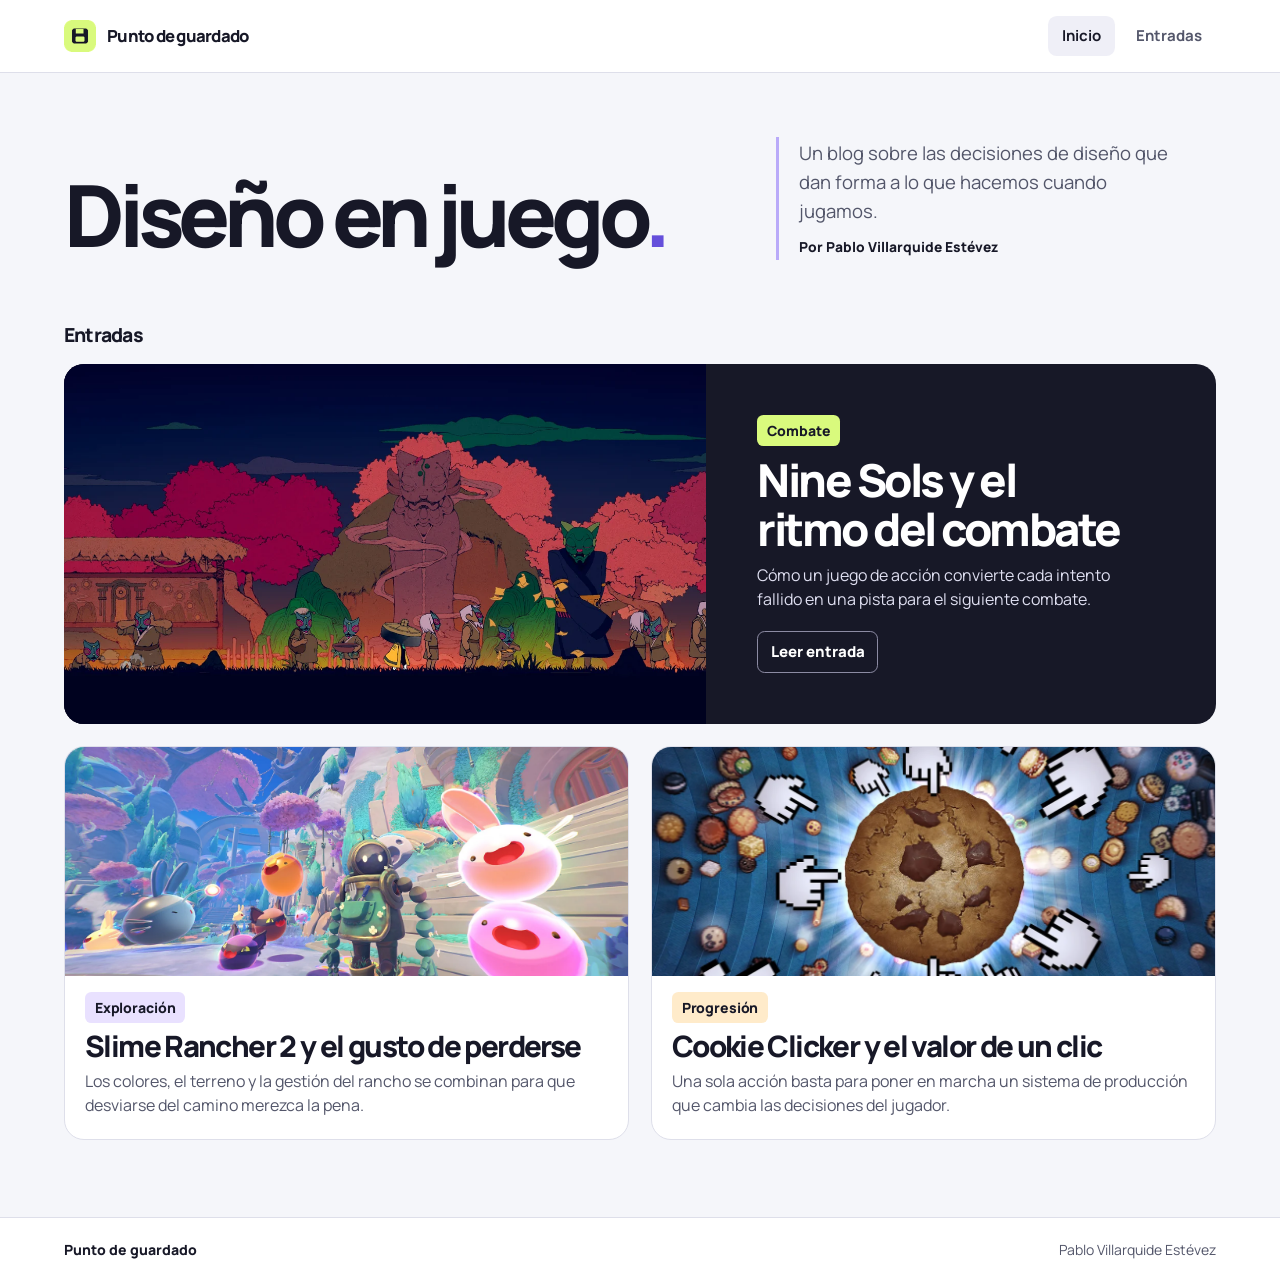
<file: index.html>
<!doctype html>
<html lang="es">
<head>
  <meta charset="utf-8">
  <meta name="viewport" content="width=device-width, initial-scale=1">
  <meta name="description" content="Un blog sobre el diseño de videojuegos, escrito por Pablo Villarquide Estévez.">
  <meta name="theme-color" content="#f5f6fa">
  <title>Punto de guardado</title>
  <link rel="icon" href="assets/guardado.png" type="image/png">
  <link rel="stylesheet" href="assets/styles.css">
</head>
<body>
  <a class="skip" href="#contenido">Saltar al contenido</a>
  <header class="site-head">
    <div class="wrap head-inner">
      <a class="brand" href="index.html">
        <img src="assets/guardado.png" alt="" width="32" height="32">
        <span>Punto de guardado</span>
      </a>
      <nav aria-label="Navegación principal">
        <a href="index.html" aria-current="page">Inicio</a>
        <a href="index.html#entradas">Entradas</a>
      </nav>
    </div>
  </header>
  
  <main id="contenido" class="wrap home" tabindex="-1">
    <section class="intro" aria-labelledby="home-title">
      <h1 id="home-title">Diseño en juego<span>.</span></h1>
      <div class="intro-text">
        <p>Un blog sobre las decisiones de diseño que dan forma a lo que hacemos cuando jugamos.</p>
        <p class="byline">Por Pablo Villarquide Estévez</p>
      </div>
    </section>
    <section id="entradas" class="entries" aria-labelledby="entries-title">
      <h2 id="entries-title" class="section-title">Entradas</h2>
      
      <article class="feature">
        <a href="nine-sols.html" aria-labelledby="title-nine-sols">
          <div class="feature-image"><img src="assets/nine-sols.webp" alt="Un personaje de Nine Sols ante un santuario rodeado de árboles rojos" fetchpriority="high" decoding="async"></div>
          <div class="feature-text">
            <span class="tag tag-nine-sols">Combate</span>
            <h3 id="title-nine-sols">Nine Sols y el ritmo del combate</h3>
            <p>Cómo un juego de acción convierte cada intento fallido en una pista para el siguiente combate.</p>
            <span class="read-link">Leer entrada</span>
          </div>
        </a>
      </article>
    
      <div class="card-grid">
      <article class="card">
        <a href="slime-rancher-2.html" aria-labelledby="title-slime-rancher-2">
          <div class="card-image"><img src="assets/slime-rancher-2.webp" alt="Beatrix LeBeau junto a varios slimes en un paisaje de rocas y plantas de colores" loading="lazy" decoding="async"></div>
          <div class="card-text">
            <span class="tag tag-slime-rancher-2">Exploración</span>
            <h3 id="title-slime-rancher-2">Slime Rancher 2 y el gusto de perderse</h3>
            <p>Los colores, el terreno y la gestión del rancho se combinan para que desviarse del camino merezca la pena.</p>
            
          </div>
        </a>
      </article>
    
      <article class="card">
        <a href="cookie-clicker.html" aria-labelledby="title-cookie-clicker">
          <div class="card-image"><img src="assets/cookie-clicker.webp" alt="Ilustración de una galleta grande rodeada de cursores y galletas pequeñas" loading="lazy" decoding="async"></div>
          <div class="card-text">
            <span class="tag tag-cookie-clicker">Progresión</span>
            <h3 id="title-cookie-clicker">Cookie Clicker y el valor de un clic</h3>
            <p>Una sola acción basta para poner en marcha un sistema de producción que cambia las decisiones del jugador.</p>
            
          </div>
        </a>
      </article>
    </div>
    </section>
  </main>
    
  <footer class="site-foot">
    <div class="wrap foot-inner">
      <span>Punto de guardado</span>
      <span>Pablo Villarquide Estévez</span>
    </div>
  </footer>
</body>
</html>
</file>
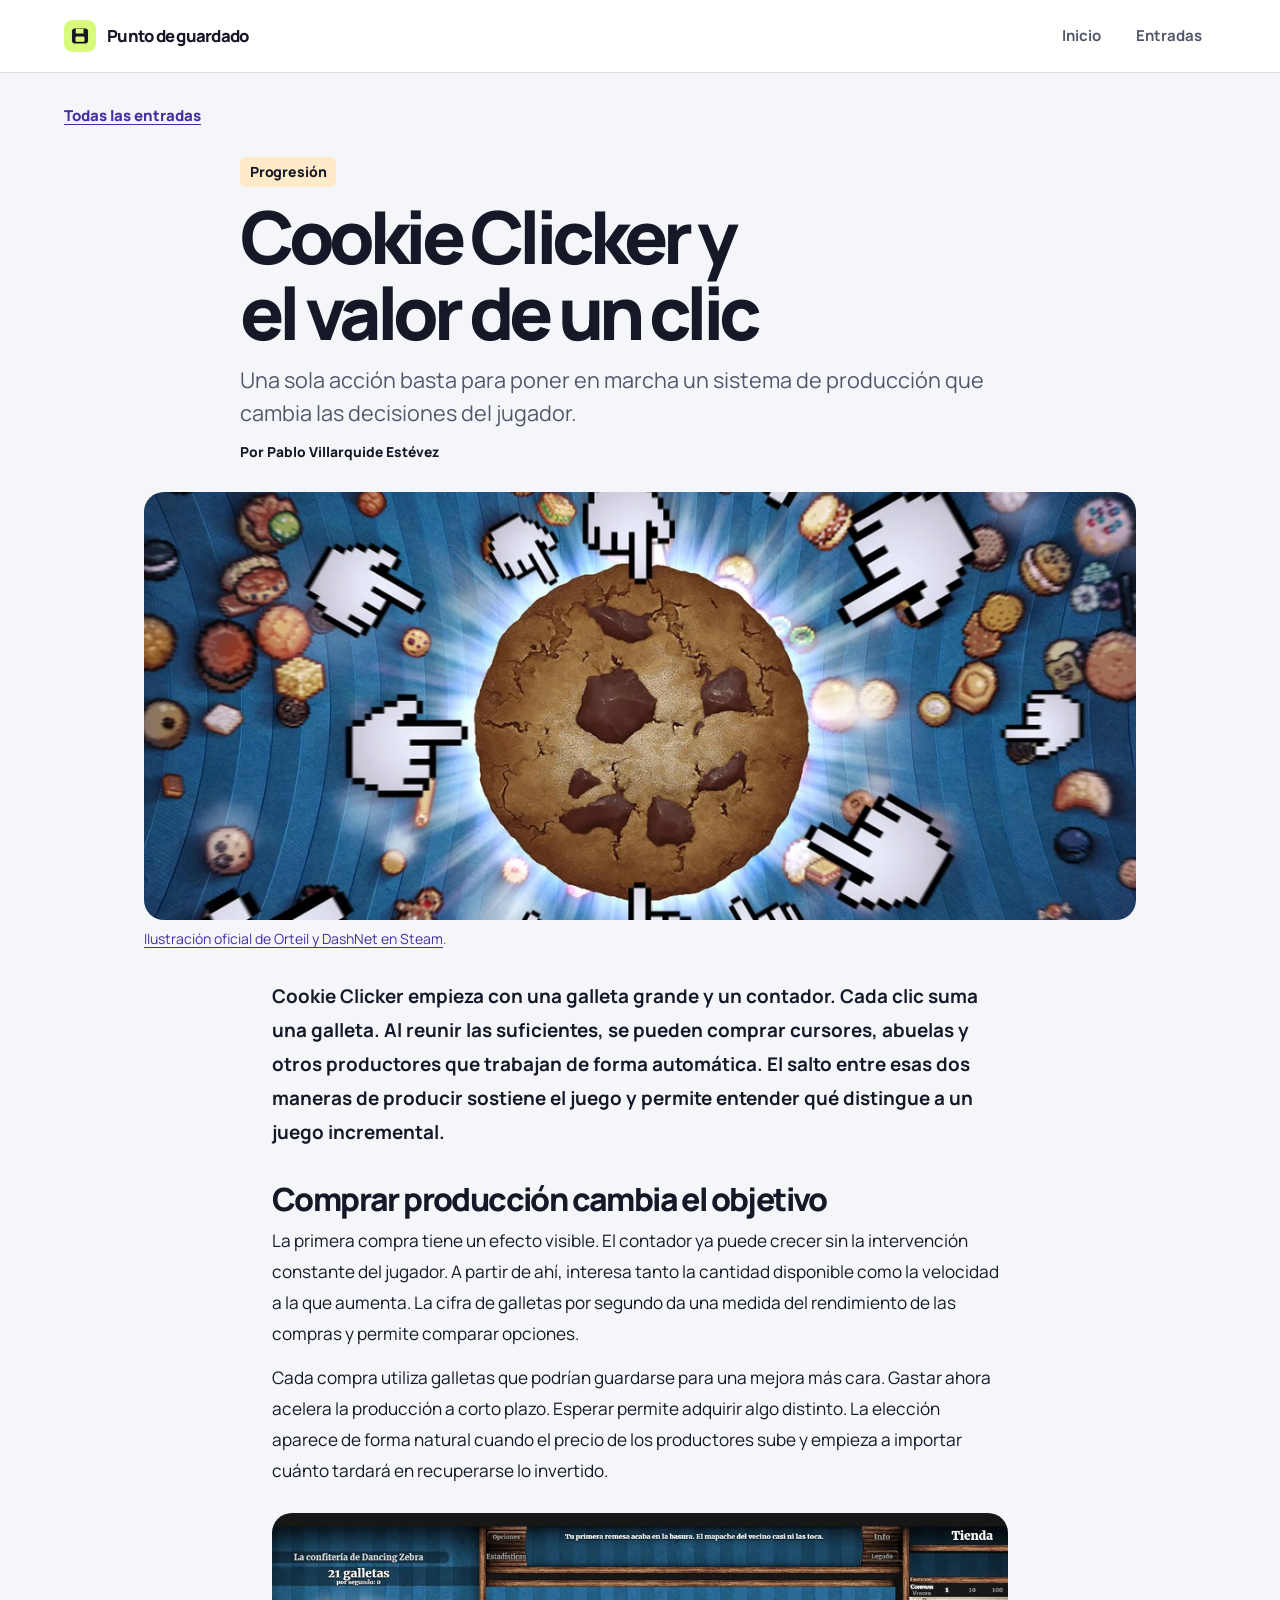
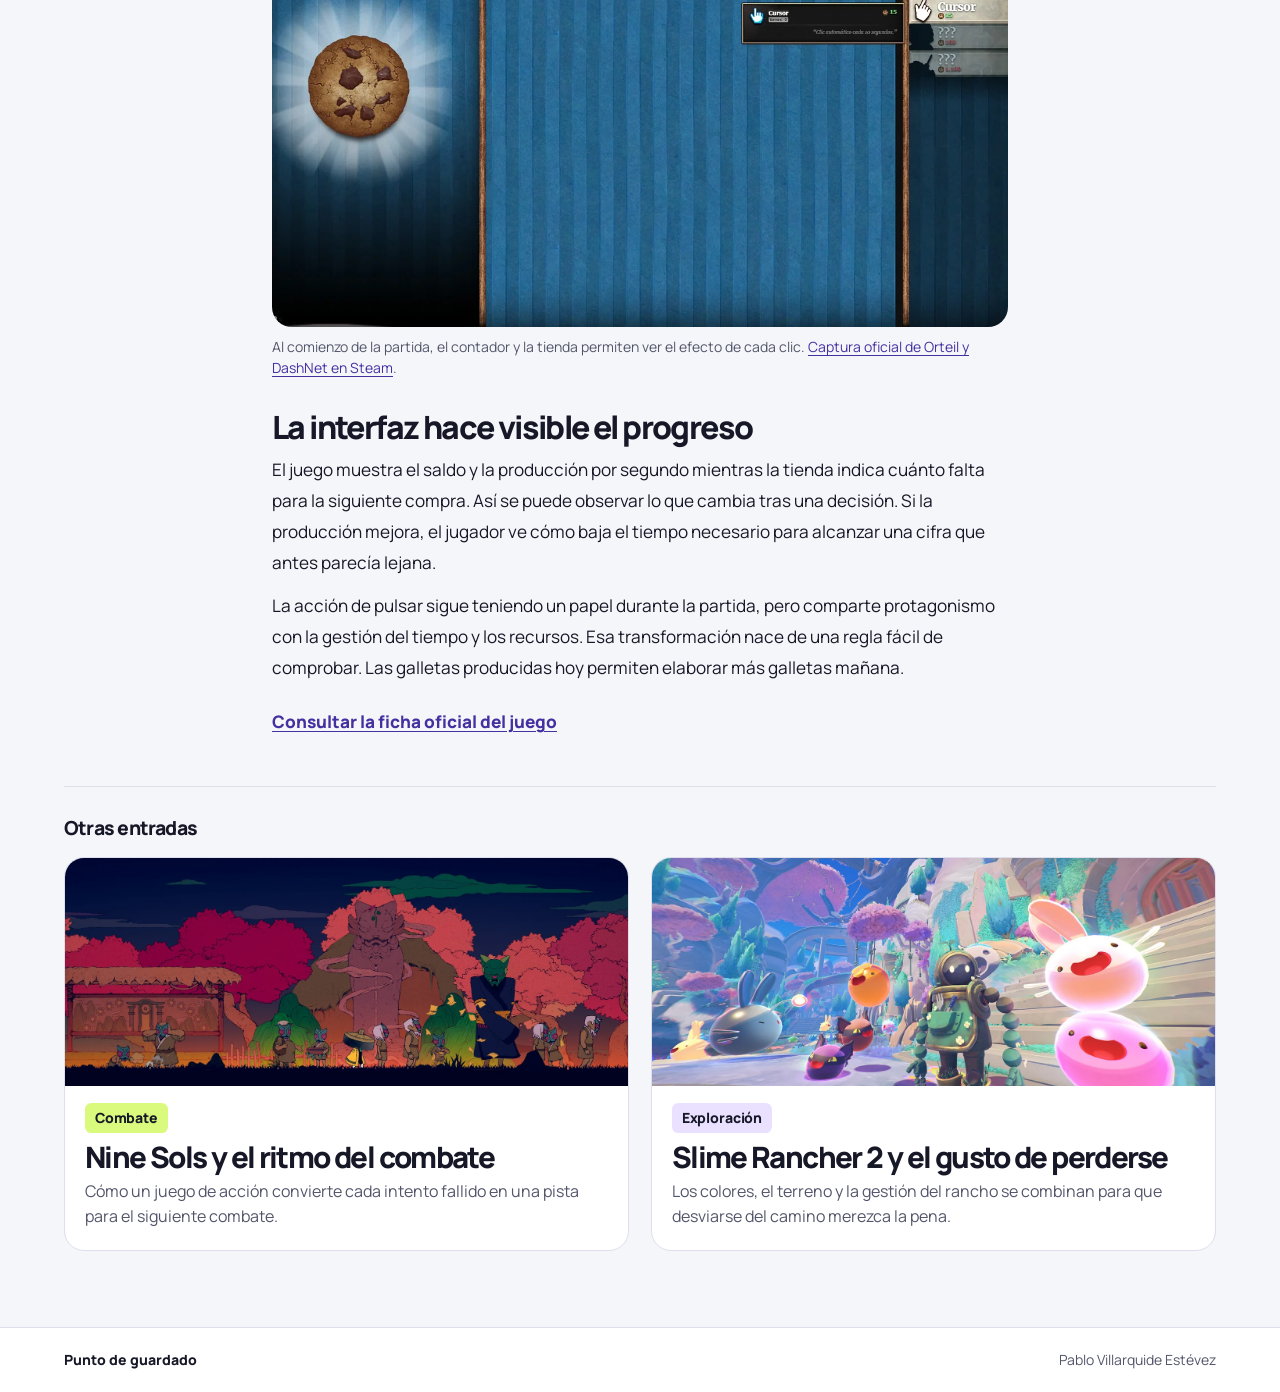
<file: cookie-clicker.html>
<!doctype html>
<html lang="es">
<head>
  <meta charset="utf-8">
  <meta name="viewport" content="width=device-width, initial-scale=1">
  <meta name="description" content="Una sola acción basta para poner en marcha un sistema de producción que cambia las decisiones del jugador.">
  <meta name="theme-color" content="#f5f6fa">
  <title>Cookie Clicker y el valor de un clic | Punto de guardado</title>
  <link rel="icon" href="assets/guardado.png" type="image/png">
  <link rel="stylesheet" href="assets/styles.css">
</head>
<body>
  <a class="skip" href="#contenido">Saltar al contenido</a>
  <header class="site-head">
    <div class="wrap head-inner">
      <a class="brand" href="index.html">
        <img src="assets/guardado.png" alt="" width="32" height="32">
        <span>Punto de guardado</span>
      </a>
      <nav aria-label="Navegación principal">
        <a href="index.html">Inicio</a>
        <a href="index.html#entradas">Entradas</a>
      </nav>
    </div>
  </header>
  
  <main id="contenido" class="wrap article-main" tabindex="-1">
    <div class="article-top">
      <a class="back-link" href="index.html#entradas">Todas las entradas</a>
    </div>
    <article class="story">
      <header class="story-head">
        <span class="tag tag-cookie-clicker">Progresión</span>
        <h1>Cookie Clicker y el valor de un clic</h1>
        <p class="story-summary">Una sola acción basta para poner en marcha un sistema de producción que cambia las decisiones del jugador.</p>
        <p class="byline">Por Pablo Villarquide Estévez</p>
      </header>
      <figure class="story-cover">
        <img src="assets/cookie-clicker.webp" alt="Ilustración de una galleta grande rodeada de cursores y galletas pequeñas" fetchpriority="high" decoding="async">
        <figcaption><a href="https://store.steampowered.com/app/1454400/Cookie_Clicker/?l=spanish">Ilustración oficial de Orteil y DashNet en Steam</a>.</figcaption>
      </figure>
      <div class="story-body">
        <p class="story-lead">Cookie Clicker empieza con una galleta grande y un contador. Cada clic suma una galleta. Al reunir las suficientes, se pueden comprar cursores, abuelas y otros productores que trabajan de forma automática. El salto entre esas dos maneras de producir sostiene el juego y permite entender qué distingue a un juego incremental.</p>
        <section><h2>Comprar producción cambia el objetivo</h2><p>La primera compra tiene un efecto visible. El contador ya puede crecer sin la intervención constante del jugador. A partir de ahí, interesa tanto la cantidad disponible como la velocidad a la que aumenta. La cifra de galletas por segundo da una medida del rendimiento de las compras y permite comparar opciones.</p><p>Cada compra utiliza galletas que podrían guardarse para una mejora más cara. Gastar ahora acelera la producción a corto plazo. Esperar permite adquirir algo distinto. La elección aparece de forma natural cuando el precio de los productores sube y empieza a importar cuánto tardará en recuperarse lo invertido.</p></section>
        <figure class="story-figure">
          <img src="assets/cookie-clicker-partida.webp" alt="Interfaz inicial con una galleta grande a la izquierda y la tienda a la derecha" loading="lazy" decoding="async">
          <figcaption>Al comienzo de la partida, el contador y la tienda permiten ver el efecto de cada clic. <a href="https://store.steampowered.com/app/1454400/Cookie_Clicker/?l=spanish">Captura oficial de Orteil y DashNet en Steam</a>.</figcaption>
        </figure>
        <section><h2>La interfaz hace visible el progreso</h2><p>El juego muestra el saldo y la producción por segundo mientras la tienda indica cuánto falta para la siguiente compra. Así se puede observar lo que cambia tras una decisión. Si la producción mejora, el jugador ve cómo baja el tiempo necesario para alcanzar una cifra que antes parecía lejana.</p><p>La acción de pulsar sigue teniendo un papel durante la partida, pero comparte protagonismo con la gestión del tiempo y los recursos. Esa transformación nace de una regla fácil de comprobar. Las galletas producidas hoy permiten elaborar más galletas mañana.</p></section>
        <p class="source"><a href="https://store.steampowered.com/app/1454400/Cookie_Clicker/?l=spanish">Consultar la ficha oficial del juego</a></p>
      </div>
    </article>
    <section class="related" aria-labelledby="related-title">
      <h2 id="related-title" class="section-title">Otras entradas</h2>
      <div class="card-grid">
      <article class="card">
        <a href="nine-sols.html" aria-labelledby="title-nine-sols">
          <div class="card-image"><img src="assets/nine-sols.webp" alt="Un personaje de Nine Sols ante un santuario rodeado de árboles rojos" loading="lazy" decoding="async"></div>
          <div class="card-text">
            <span class="tag tag-nine-sols">Combate</span>
            <h3 id="title-nine-sols">Nine Sols y el ritmo del combate</h3>
            <p>Cómo un juego de acción convierte cada intento fallido en una pista para el siguiente combate.</p>
            
          </div>
        </a>
      </article>
    
      <article class="card">
        <a href="slime-rancher-2.html" aria-labelledby="title-slime-rancher-2">
          <div class="card-image"><img src="assets/slime-rancher-2.webp" alt="Beatrix LeBeau junto a varios slimes en un paisaje de rocas y plantas de colores" loading="lazy" decoding="async"></div>
          <div class="card-text">
            <span class="tag tag-slime-rancher-2">Exploración</span>
            <h3 id="title-slime-rancher-2">Slime Rancher 2 y el gusto de perderse</h3>
            <p>Los colores, el terreno y la gestión del rancho se combinan para que desviarse del camino merezca la pena.</p>
            
          </div>
        </a>
      </article>
    </div>
    </section>
  </main>
    
  <footer class="site-foot">
    <div class="wrap foot-inner">
      <span>Punto de guardado</span>
      <span>Pablo Villarquide Estévez</span>
    </div>
  </footer>
</body>
</html>
</file>
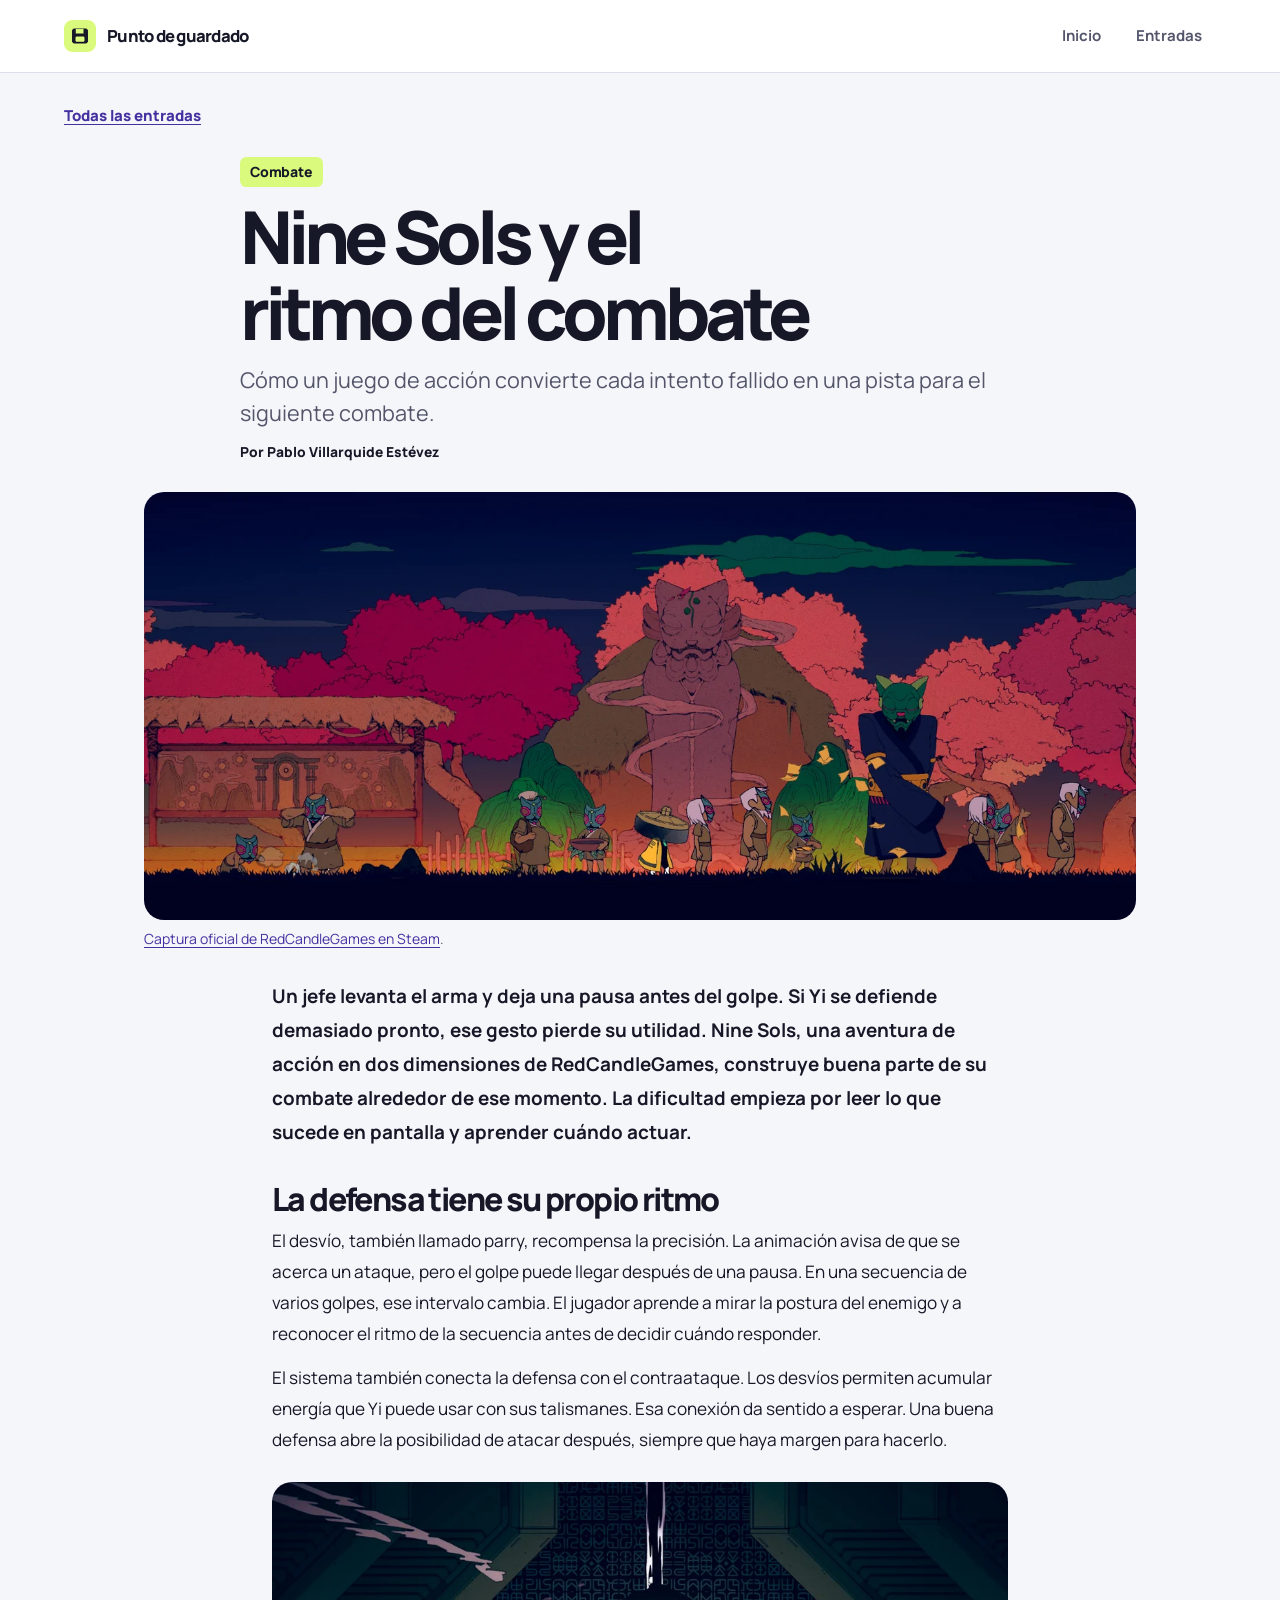
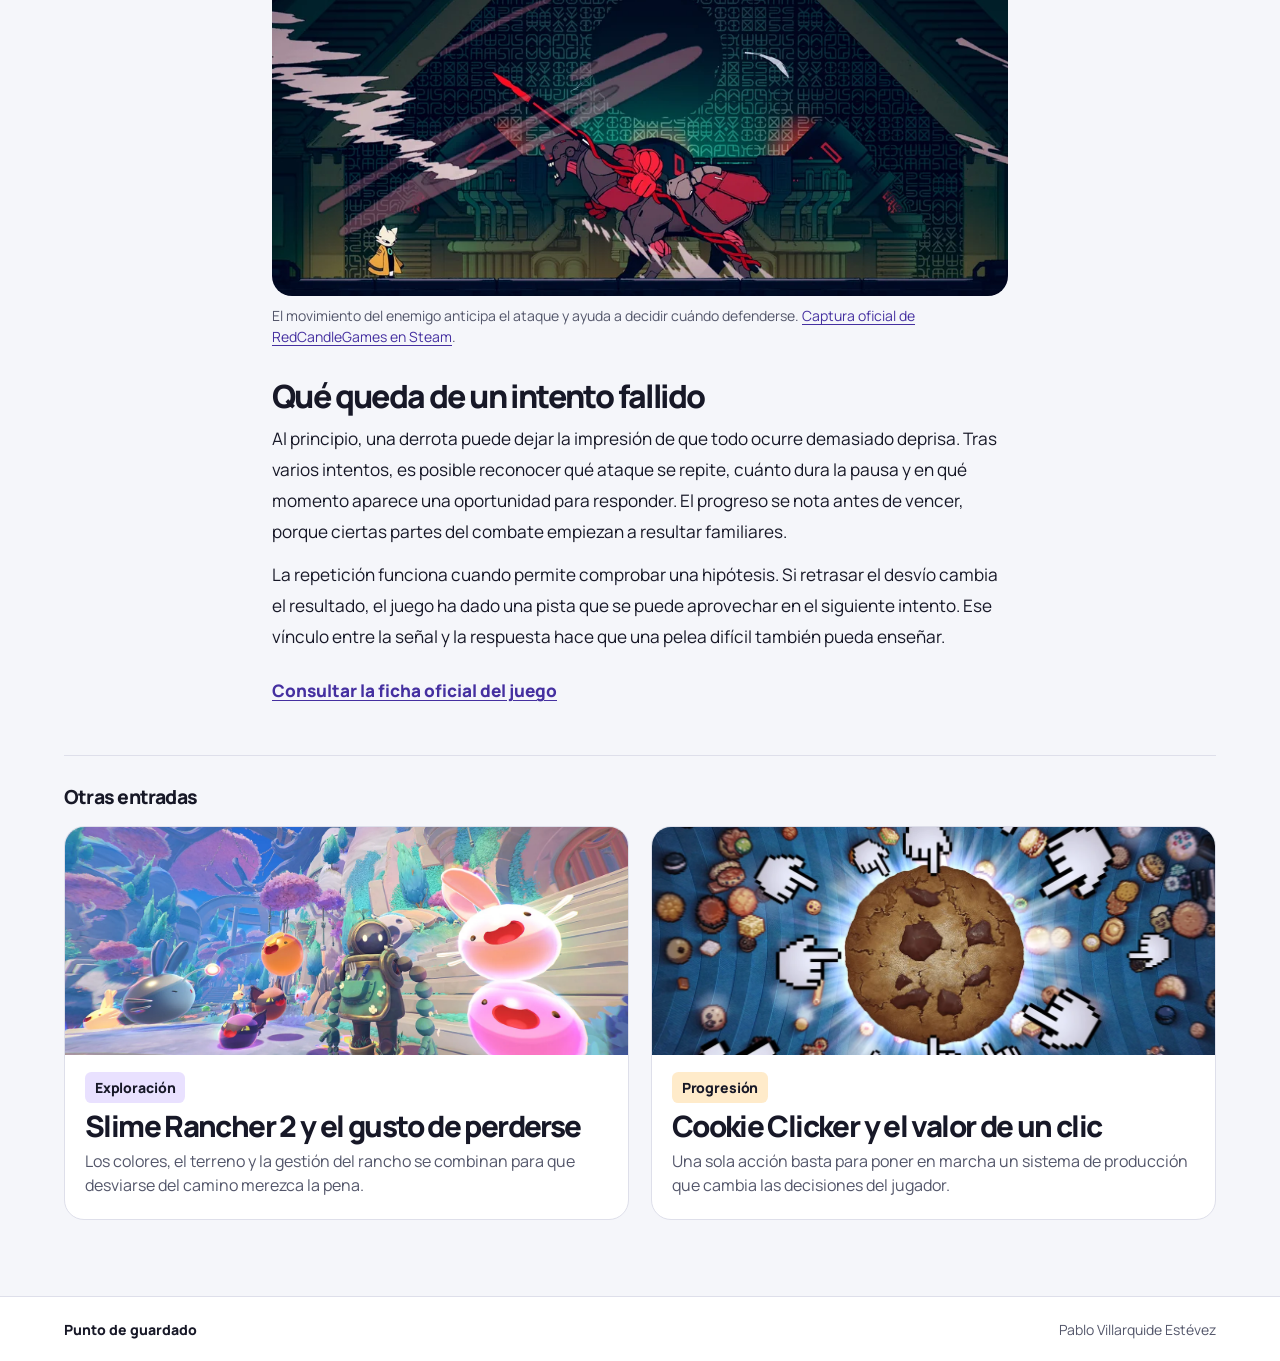
<file: nine-sols.html>
<!doctype html>
<html lang="es">
<head>
  <meta charset="utf-8">
  <meta name="viewport" content="width=device-width, initial-scale=1">
  <meta name="description" content="Cómo un juego de acción convierte cada intento fallido en una pista para el siguiente combate.">
  <meta name="theme-color" content="#f5f6fa">
  <title>Nine Sols y el ritmo del combate | Punto de guardado</title>
  <link rel="icon" href="assets/guardado.png" type="image/png">
  <link rel="stylesheet" href="assets/styles.css">
</head>
<body>
  <a class="skip" href="#contenido">Saltar al contenido</a>
  <header class="site-head">
    <div class="wrap head-inner">
      <a class="brand" href="index.html">
        <img src="assets/guardado.png" alt="" width="32" height="32">
        <span>Punto de guardado</span>
      </a>
      <nav aria-label="Navegación principal">
        <a href="index.html">Inicio</a>
        <a href="index.html#entradas">Entradas</a>
      </nav>
    </div>
  </header>
  
  <main id="contenido" class="wrap article-main" tabindex="-1">
    <div class="article-top">
      <a class="back-link" href="index.html#entradas">Todas las entradas</a>
    </div>
    <article class="story">
      <header class="story-head">
        <span class="tag tag-nine-sols">Combate</span>
        <h1>Nine Sols y el ritmo del combate</h1>
        <p class="story-summary">Cómo un juego de acción convierte cada intento fallido en una pista para el siguiente combate.</p>
        <p class="byline">Por Pablo Villarquide Estévez</p>
      </header>
      <figure class="story-cover">
        <img src="assets/nine-sols.webp" alt="Un personaje de Nine Sols ante un santuario rodeado de árboles rojos" fetchpriority="high" decoding="async">
        <figcaption><a href="https://store.steampowered.com/app/1809540/Nine_Sols/?l=spanish">Captura oficial de RedCandleGames en Steam</a>.</figcaption>
      </figure>
      <div class="story-body">
        <p class="story-lead">Un jefe levanta el arma y deja una pausa antes del golpe. Si Yi se defiende demasiado pronto, ese gesto pierde su utilidad. Nine Sols, una aventura de acción en dos dimensiones de RedCandleGames, construye buena parte de su combate alrededor de ese momento. La dificultad empieza por leer lo que sucede en pantalla y aprender cuándo actuar.</p>
        <section><h2>La defensa tiene su propio ritmo</h2><p>El desvío, también llamado parry, recompensa la precisión. La animación avisa de que se acerca un ataque, pero el golpe puede llegar después de una pausa. En una secuencia de varios golpes, ese intervalo cambia. El jugador aprende a mirar la postura del enemigo y a reconocer el ritmo de la secuencia antes de decidir cuándo responder.</p><p>El sistema también conecta la defensa con el contraataque. Los desvíos permiten acumular energía que Yi puede usar con sus talismanes. Esa conexión da sentido a esperar. Una buena defensa abre la posibilidad de atacar después, siempre que haya margen para hacerlo.</p></section>
        <figure class="story-figure">
          <img src="assets/nine-sols-combate.webp" alt="Yi se enfrenta a un enemigo de armadura roja en un escenario oscuro" loading="lazy" decoding="async">
          <figcaption>El movimiento del enemigo anticipa el ataque y ayuda a decidir cuándo defenderse. <a href="https://store.steampowered.com/app/1809540/Nine_Sols/?l=spanish">Captura oficial de RedCandleGames en Steam</a>.</figcaption>
        </figure>
        <section><h2>Qué queda de un intento fallido</h2><p>Al principio, una derrota puede dejar la impresión de que todo ocurre demasiado deprisa. Tras varios intentos, es posible reconocer qué ataque se repite, cuánto dura la pausa y en qué momento aparece una oportunidad para responder. El progreso se nota antes de vencer, porque ciertas partes del combate empiezan a resultar familiares.</p><p>La repetición funciona cuando permite comprobar una hipótesis. Si retrasar el desvío cambia el resultado, el juego ha dado una pista que se puede aprovechar en el siguiente intento. Ese vínculo entre la señal y la respuesta hace que una pelea difícil también pueda enseñar.</p></section>
        <p class="source"><a href="https://store.steampowered.com/app/1809540/Nine_Sols/?l=spanish">Consultar la ficha oficial del juego</a></p>
      </div>
    </article>
    <section class="related" aria-labelledby="related-title">
      <h2 id="related-title" class="section-title">Otras entradas</h2>
      <div class="card-grid">
      <article class="card">
        <a href="slime-rancher-2.html" aria-labelledby="title-slime-rancher-2">
          <div class="card-image"><img src="assets/slime-rancher-2.webp" alt="Beatrix LeBeau junto a varios slimes en un paisaje de rocas y plantas de colores" loading="lazy" decoding="async"></div>
          <div class="card-text">
            <span class="tag tag-slime-rancher-2">Exploración</span>
            <h3 id="title-slime-rancher-2">Slime Rancher 2 y el gusto de perderse</h3>
            <p>Los colores, el terreno y la gestión del rancho se combinan para que desviarse del camino merezca la pena.</p>
            
          </div>
        </a>
      </article>
    
      <article class="card">
        <a href="cookie-clicker.html" aria-labelledby="title-cookie-clicker">
          <div class="card-image"><img src="assets/cookie-clicker.webp" alt="Ilustración de una galleta grande rodeada de cursores y galletas pequeñas" loading="lazy" decoding="async"></div>
          <div class="card-text">
            <span class="tag tag-cookie-clicker">Progresión</span>
            <h3 id="title-cookie-clicker">Cookie Clicker y el valor de un clic</h3>
            <p>Una sola acción basta para poner en marcha un sistema de producción que cambia las decisiones del jugador.</p>
            
          </div>
        </a>
      </article>
    </div>
    </section>
  </main>
    
  <footer class="site-foot">
    <div class="wrap foot-inner">
      <span>Punto de guardado</span>
      <span>Pablo Villarquide Estévez</span>
    </div>
  </footer>
</body>
</html>
</file>
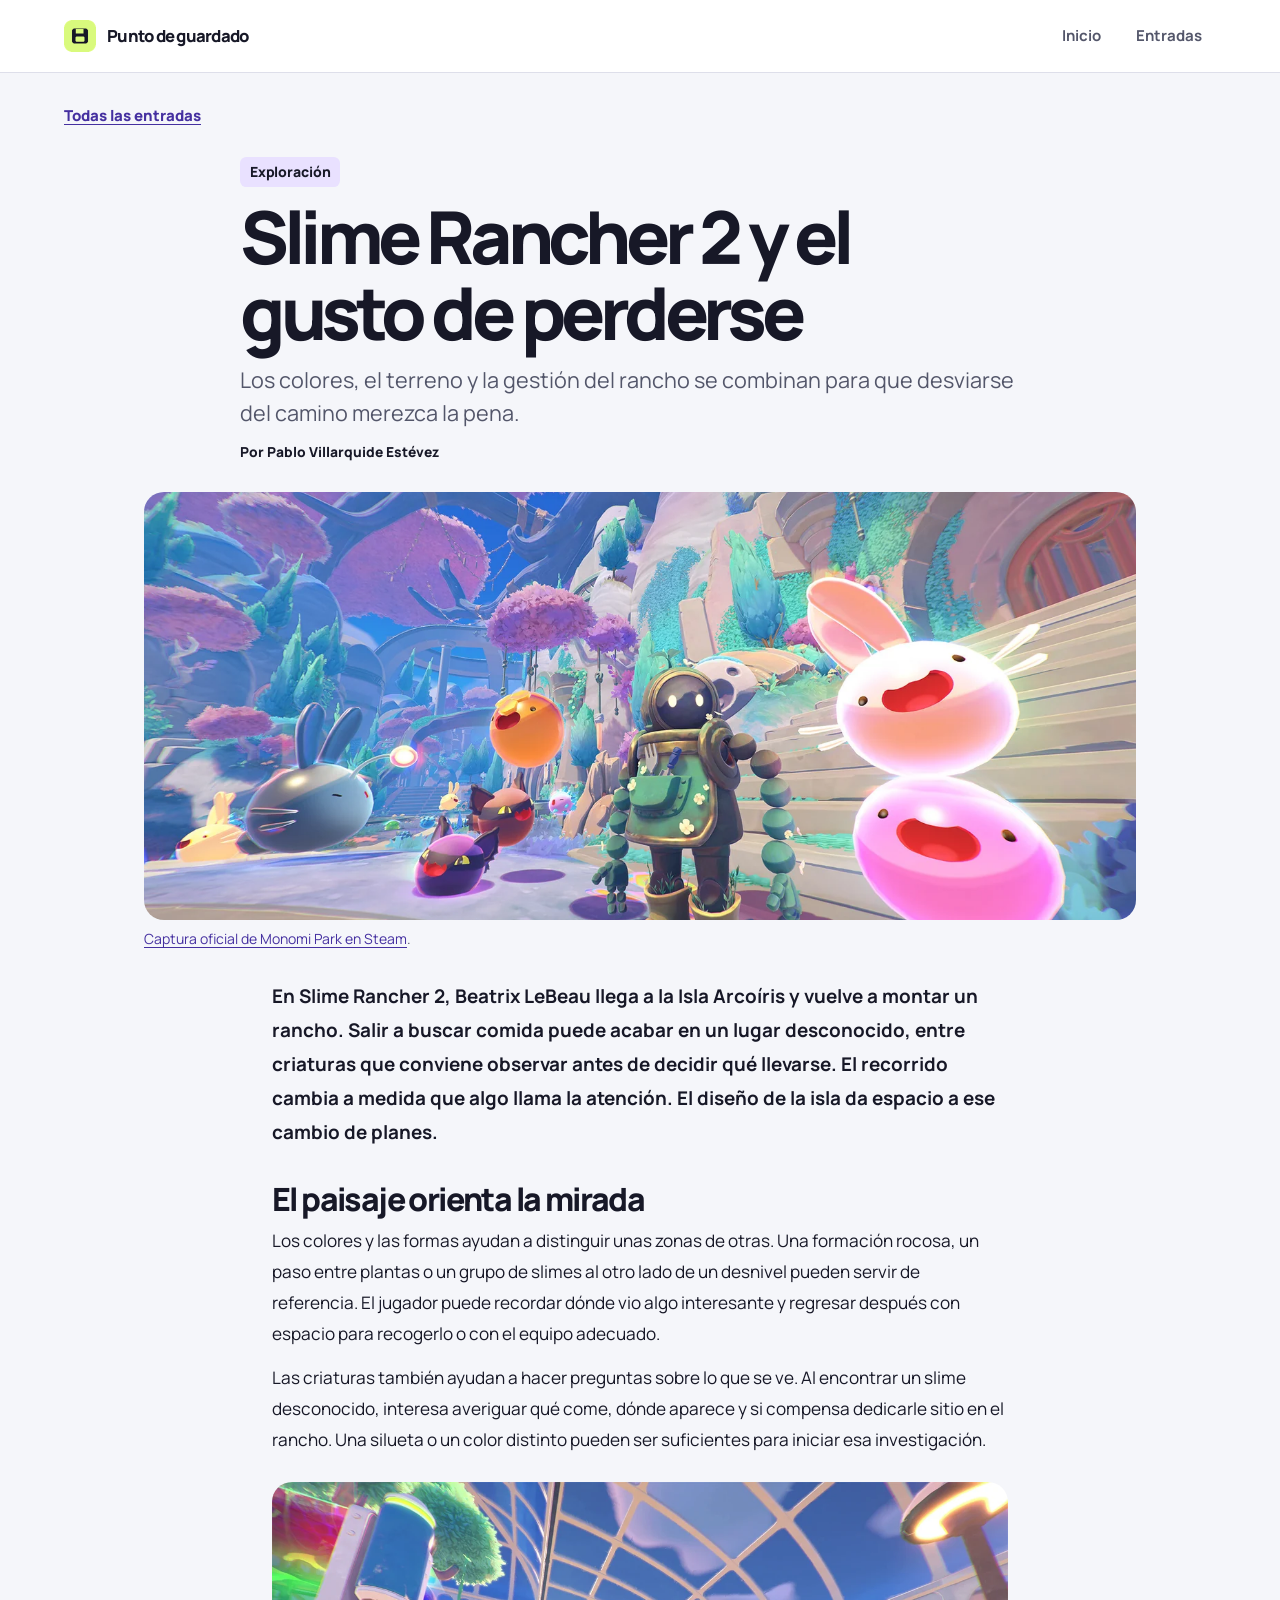
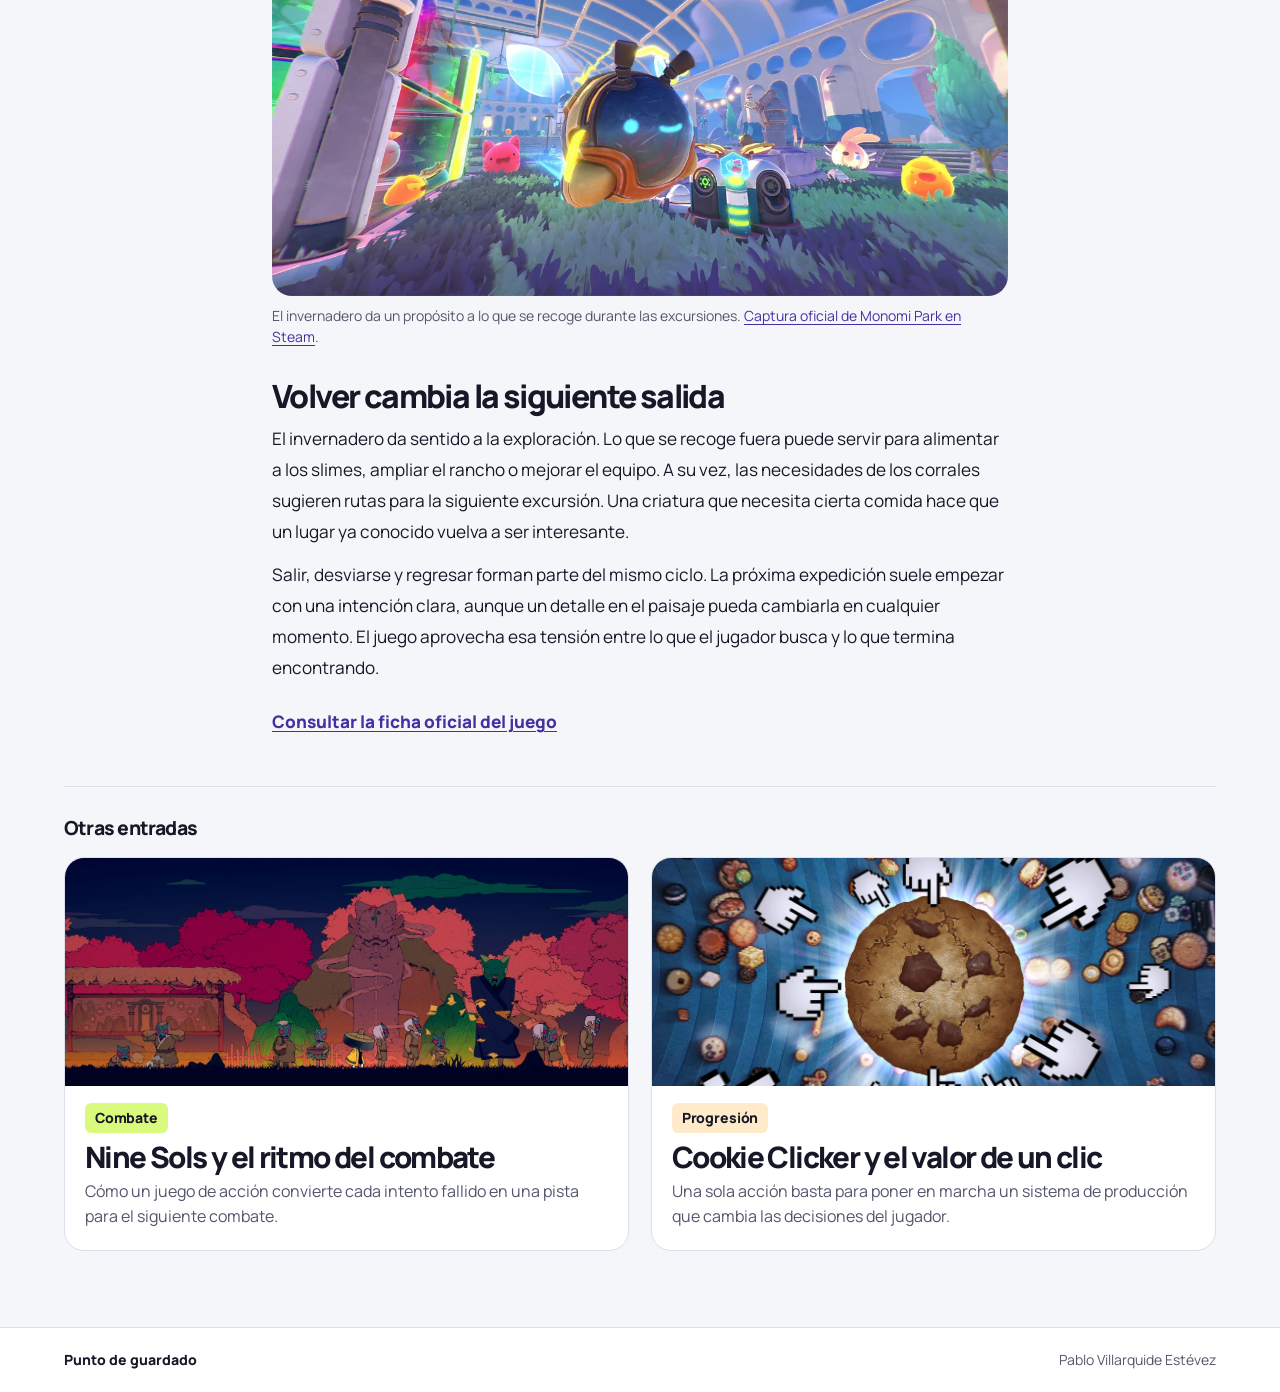
<file: slime-rancher-2.html>
<!doctype html>
<html lang="es">
<head>
  <meta charset="utf-8">
  <meta name="viewport" content="width=device-width, initial-scale=1">
  <meta name="description" content="Los colores, el terreno y la gestión del rancho se combinan para que desviarse del camino merezca la pena.">
  <meta name="theme-color" content="#f5f6fa">
  <title>Slime Rancher 2 y el gusto de perderse | Punto de guardado</title>
  <link rel="icon" href="assets/guardado.png" type="image/png">
  <link rel="stylesheet" href="assets/styles.css">
</head>
<body>
  <a class="skip" href="#contenido">Saltar al contenido</a>
  <header class="site-head">
    <div class="wrap head-inner">
      <a class="brand" href="index.html">
        <img src="assets/guardado.png" alt="" width="32" height="32">
        <span>Punto de guardado</span>
      </a>
      <nav aria-label="Navegación principal">
        <a href="index.html">Inicio</a>
        <a href="index.html#entradas">Entradas</a>
      </nav>
    </div>
  </header>
  
  <main id="contenido" class="wrap article-main" tabindex="-1">
    <div class="article-top">
      <a class="back-link" href="index.html#entradas">Todas las entradas</a>
    </div>
    <article class="story">
      <header class="story-head">
        <span class="tag tag-slime-rancher-2">Exploración</span>
        <h1>Slime Rancher 2 y el gusto de perderse</h1>
        <p class="story-summary">Los colores, el terreno y la gestión del rancho se combinan para que desviarse del camino merezca la pena.</p>
        <p class="byline">Por Pablo Villarquide Estévez</p>
      </header>
      <figure class="story-cover">
        <img src="assets/slime-rancher-2.webp" alt="Beatrix LeBeau junto a varios slimes en un paisaje de rocas y plantas de colores" fetchpriority="high" decoding="async">
        <figcaption><a href="https://store.steampowered.com/app/1657630/Slime_Rancher_2/?l=spanish">Captura oficial de Monomi Park en Steam</a>.</figcaption>
      </figure>
      <div class="story-body">
        <p class="story-lead">En Slime Rancher 2, Beatrix LeBeau llega a la Isla Arcoíris y vuelve a montar un rancho. Salir a buscar comida puede acabar en un lugar desconocido, entre criaturas que conviene observar antes de decidir qué llevarse. El recorrido cambia a medida que algo llama la atención. El diseño de la isla da espacio a ese cambio de planes.</p>
        <section><h2>El paisaje orienta la mirada</h2><p>Los colores y las formas ayudan a distinguir unas zonas de otras. Una formación rocosa, un paso entre plantas o un grupo de slimes al otro lado de un desnivel pueden servir de referencia. El jugador puede recordar dónde vio algo interesante y regresar después con espacio para recogerlo o con el equipo adecuado.</p><p>Las criaturas también ayudan a hacer preguntas sobre lo que se ve. Al encontrar un slime desconocido, interesa averiguar qué come, dónde aparece y si compensa dedicarle sitio en el rancho. Una silueta o un color distinto pueden ser suficientes para iniciar esa investigación.</p></section>
        <figure class="story-figure">
          <img src="assets/slime-rancher-2-rancho.webp" alt="Interior acristalado del rancho con slimes y recintos de cría" loading="lazy" decoding="async">
          <figcaption>El invernadero da un propósito a lo que se recoge durante las excursiones. <a href="https://store.steampowered.com/app/1657630/Slime_Rancher_2/?l=spanish">Captura oficial de Monomi Park en Steam</a>.</figcaption>
        </figure>
        <section><h2>Volver cambia la siguiente salida</h2><p>El invernadero da sentido a la exploración. Lo que se recoge fuera puede servir para alimentar a los slimes, ampliar el rancho o mejorar el equipo. A su vez, las necesidades de los corrales sugieren rutas para la siguiente excursión. Una criatura que necesita cierta comida hace que un lugar ya conocido vuelva a ser interesante.</p><p>Salir, desviarse y regresar forman parte del mismo ciclo. La próxima expedición suele empezar con una intención clara, aunque un detalle en el paisaje pueda cambiarla en cualquier momento. El juego aprovecha esa tensión entre lo que el jugador busca y lo que termina encontrando.</p></section>
        <p class="source"><a href="https://store.steampowered.com/app/1657630/Slime_Rancher_2/?l=spanish">Consultar la ficha oficial del juego</a></p>
      </div>
    </article>
    <section class="related" aria-labelledby="related-title">
      <h2 id="related-title" class="section-title">Otras entradas</h2>
      <div class="card-grid">
      <article class="card">
        <a href="nine-sols.html" aria-labelledby="title-nine-sols">
          <div class="card-image"><img src="assets/nine-sols.webp" alt="Un personaje de Nine Sols ante un santuario rodeado de árboles rojos" loading="lazy" decoding="async"></div>
          <div class="card-text">
            <span class="tag tag-nine-sols">Combate</span>
            <h3 id="title-nine-sols">Nine Sols y el ritmo del combate</h3>
            <p>Cómo un juego de acción convierte cada intento fallido en una pista para el siguiente combate.</p>
            
          </div>
        </a>
      </article>
    
      <article class="card">
        <a href="cookie-clicker.html" aria-labelledby="title-cookie-clicker">
          <div class="card-image"><img src="assets/cookie-clicker.webp" alt="Ilustración de una galleta grande rodeada de cursores y galletas pequeñas" loading="lazy" decoding="async"></div>
          <div class="card-text">
            <span class="tag tag-cookie-clicker">Progresión</span>
            <h3 id="title-cookie-clicker">Cookie Clicker y el valor de un clic</h3>
            <p>Una sola acción basta para poner en marcha un sistema de producción que cambia las decisiones del jugador.</p>
            
          </div>
        </a>
      </article>
    </div>
    </section>
  </main>
    
  <footer class="site-foot">
    <div class="wrap foot-inner">
      <span>Punto de guardado</span>
      <span>Pablo Villarquide Estévez</span>
    </div>
  </footer>
</body>
</html>
</file>
<file: assets/styles.css>
@font-face {
  font-family: Manrope;
  src: url('manrope-latin.woff2') format('woff2');
  font-weight: 400 800;
  font-style: normal;
  font-display: swap;
}

:root {
  color-scheme: light;
  --paper: #f5f6fa;
  --ink: #171827;
  --muted: #53566a;
  --line: #dedfea;
  --white: #fff;
  --accent: #d9fa7d;
  --focus: #503bbb;
  --radius: 1.25rem;
  font-family: Manrope, system-ui, sans-serif;
  color: var(--ink);
  background: var(--paper);
  line-height: 1.55;
}

*, *::before, *::after { box-sizing: border-box; }
body, h1, h2, h3, p, figure { margin: 0; }
img { display: block; max-width: 100%; }
a { color: inherit; }
a:focus-visible { outline: 3px solid var(--focus); outline-offset: 4px; }
.wrap { width: min(72rem, 100% - 3.5rem); margin-inline: auto; }

.skip {
  position: fixed;
  top: .75rem;
  left: .75rem;
  z-index: 2;
  transform: translateY(-160%);
  padding: .75rem 1rem;
  border-radius: .55rem;
  background: var(--accent);
  font-weight: 800;
}
.skip:focus { transform: none; }

.site-head { background: var(--white); border-bottom: 1px solid var(--line); }
.head-inner, .foot-inner {
  display: flex;
  align-items: center;
  justify-content: space-between;
  gap: 1rem;
}
.head-inner { min-height: 4.5rem; }
.brand {
  display: inline-flex;
  align-items: center;
  gap: .7rem;
  font-size: 1.04rem;
  font-weight: 800;
  letter-spacing: -.045em;
  text-decoration: none;
}
.brand img { flex: 0 0 auto; }
.site-head nav { display: flex; gap: .5rem; }
.site-head nav a {
  display: block;
  padding: .5rem .86rem;
  border-radius: .55rem;
  color: var(--muted);
  font-size: .94rem;
  font-weight: 700;
  text-decoration: none;
}
.site-head nav a[aria-current], .site-head nav a:hover {
  color: var(--ink);
  background: #efeff7;
}

.home { padding-block: clamp(2.3rem, 5vw, 4rem) 4.8rem; }
.intro {
  display: grid;
  grid-template-columns: 1.55fr 1fr;
  align-items: end;
  gap: 1.8rem;
  margin-bottom: clamp(2.45rem, 5vw, 3.8rem);
}
.intro h1, .story h1 {
  font-weight: 800;
  line-height: 1.04;
  letter-spacing: -.072em;
  text-wrap: balance;
}
.intro h1 { font-size: clamp(3.1rem, 6.7vw, 6.35rem); }
.intro h1 span { color: #654fdb; }
.intro-text {
  max-width: 25rem;
  padding: .13rem 0 .13rem 1.25rem;
  border-left: 3px solid #b9aaf9;
  color: var(--muted);
  font-size: clamp(1rem, 1.45vw, 1.22rem);
  line-height: 1.55;
}
.byline { margin-top: .68rem; color: var(--ink); font-size: .86rem; font-weight: 800; }
.entries { scroll-margin-top: 1rem; }
.section-title {
  margin-bottom: .85rem;
  color: var(--ink);
  font-size: 1.21rem;
  font-weight: 800;
  letter-spacing: -.04em;
}

.feature > a, .card > a { display: block; height: 100%; text-decoration: none; border-radius: var(--radius); }
.feature > a {
  display: grid;
  grid-template-columns: 1.26fr 1fr;
  overflow: hidden;
  min-height: 20rem;
  background: var(--ink);
  color: var(--white);
}
.feature-image, .card-image { overflow: hidden; background: #282537; }
.feature-image { position: relative; min-width: 0; }
.feature-image img { position: absolute; inset: 0; }
.feature-image img, .card-image img { width: 100%; height: 100%; object-fit: cover; transition: transform .3s ease; }
.feature-image img { object-position: center 53%; }
.feature > a:hover img, .card > a:hover img { transform: scale(1.035); }
.feature-text {
  align-self: center;
  min-width: 0;
  padding: clamp(1.5rem, 4vw, 3.3rem);
}
.tag {
  display: inline-block;
  padding: .27rem .62rem;
  border-radius: .4rem;
  color: var(--ink);
  background: var(--accent);
  font-size: .875rem;
  font-weight: 800;
  letter-spacing: -.01em;
}
.tag-slime-rancher-2 { background: #e9e1ff; }
.tag-cookie-clicker { background: #ffebca; }
.feature h3, .card h3 { letter-spacing: -.055em; text-wrap: balance; }
.feature h3 {
  margin: .63rem 0 .55rem;
  font-size: clamp(2rem, 3.55vw, 3.15rem);
  font-weight: 800;
  line-height: 1.08;
}
.feature p { max-width: 25rem; color: #dfdff1; }
.read-link {
  display: inline-block;
  margin-top: 1.18rem;
  padding: .52rem .78rem;
  border: 1px solid #8c8ba3;
  border-radius: .48rem;
  color: var(--white);
  font-size: .94rem;
  font-weight: 800;
}
.feature a:hover .read-link, .feature a:focus-visible .read-link { border-color: var(--accent); background: var(--accent); color: var(--ink); }
.card-grid {
  display: grid;
  grid-template-columns: repeat(2, minmax(0, 1fr));
  gap: 1.35rem;
}
.entries .card-grid { margin-top: 1.35rem; }
.card > a {
  overflow: hidden;
  border: 1px solid var(--line);
  background: var(--white);
}
.card > a:hover, .card > a:focus-visible { border-color: #8b79e3; }
.card-image { aspect-ratio: 16 / 6.5; }
.card-text { padding: 1.05rem 1.25rem 1.28rem; }
.card h3 {
  margin: .46rem 0 .3rem;
  font-size: clamp(1.3rem, 2.3vw, 1.85rem);
  line-height: 1.15;
  font-weight: 800;
}
.card a:hover h3, .card a:focus-visible h3 { text-decoration: underline; text-decoration-thickness: 1px; text-underline-offset: .15em; }
.card p { color: var(--muted); }

.article-main { padding-block: 1.9rem 4.8rem; }
.article-top { margin-bottom: 1.8rem; }
.back-link { color: #4530a0; font-size: .94rem; font-weight: 800; text-underline-offset: .2em; }
.story-head { max-width: 50rem; margin: 0 auto 1.85rem; }
.story h1 { margin: .75rem 0 .75rem; font-size: clamp(2.65rem, 5.7vw, 5rem); }
.story-summary { color: var(--muted); font-size: clamp(1.08rem, 2vw, 1.35rem); }
.story-cover { max-width: 62rem; margin: 0 auto 1.9rem; }
.story-cover img, .story-figure img { width: 100%; object-fit: cover; background: #282537; border-radius: var(--radius); }
.story-cover img { aspect-ratio: 16 / 6.9; }
.story-figure img { aspect-ratio: 16 / 9; }
figcaption { margin-top: .55rem; color: var(--muted); font-size: .875rem; line-height: 1.5; }
figcaption a, .source a { color: #4530a0; text-underline-offset: .2em; }
.story-body { max-width: 46rem; margin-inline: auto; font-size: 1.075rem; line-height: 1.8; }
.story-lead { font-size: 1.18rem; font-weight: 700; }
.story-body h2 {
  margin: 1.9rem 0 .5rem;
  font-size: clamp(1.45rem, 3vw, 2rem);
  line-height: 1.2;
  letter-spacing: -.05em;
  font-weight: 800;
}
.story-body section p + p { margin-top: .8rem; }
.story-figure { margin: 1.65rem 0 0; }
.source { margin-top: 1.45rem; font-weight: 800; }
.related { margin-top: 3rem; padding-top: 1.6rem; border-top: 1px solid var(--line); }

.site-foot { border-top: 1px solid var(--line); background: var(--white); color: var(--muted); }
.foot-inner { min-height: 4rem; padding-block: 1rem; font-size: .875rem; }
.foot-inner span:first-child { color: var(--ink); font-weight: 800; }

@media (max-width: 48rem) {
  .intro { grid-template-columns: 1fr; gap: 1rem; }
  .intro-text { padding-left: .85rem; }
  .feature > a { grid-template-columns: 1fr; }
  .feature-image { aspect-ratio: 16 / 8; }
  .feature-text { padding: 1.4rem; }
  .story-cover img { aspect-ratio: 16 / 8.5; }
}

@media (max-width: 34rem) {
  .wrap { width: calc(100% - 2rem); }
  .head-inner { gap: .5rem; min-height: 4rem; }
  .brand { font-size: .94rem; gap: .4rem; }
  .brand img { width: 1.7rem; height: 1.7rem; }
  .site-head nav { gap: .1rem; }
  .site-head nav a { padding-inline: .48rem; font-size: .875rem; }
  .home, .article-main { padding-bottom: 3rem; }
  .card-grid { grid-template-columns: 1fr; gap: 1rem; }
  .card-image { aspect-ratio: 16 / 8; }
  .feature h3 { font-size: 2rem; }
  .story h1 { font-size: clamp(2rem, 9.7vw, 3rem); }
  .story-cover, .story-figure { margin-inline: 0; }
  .foot-inner { flex-wrap: wrap; }
}

@media (prefers-reduced-motion: reduce) {
  .feature-image img, .card-image img { transition: none; }
}
</file>
